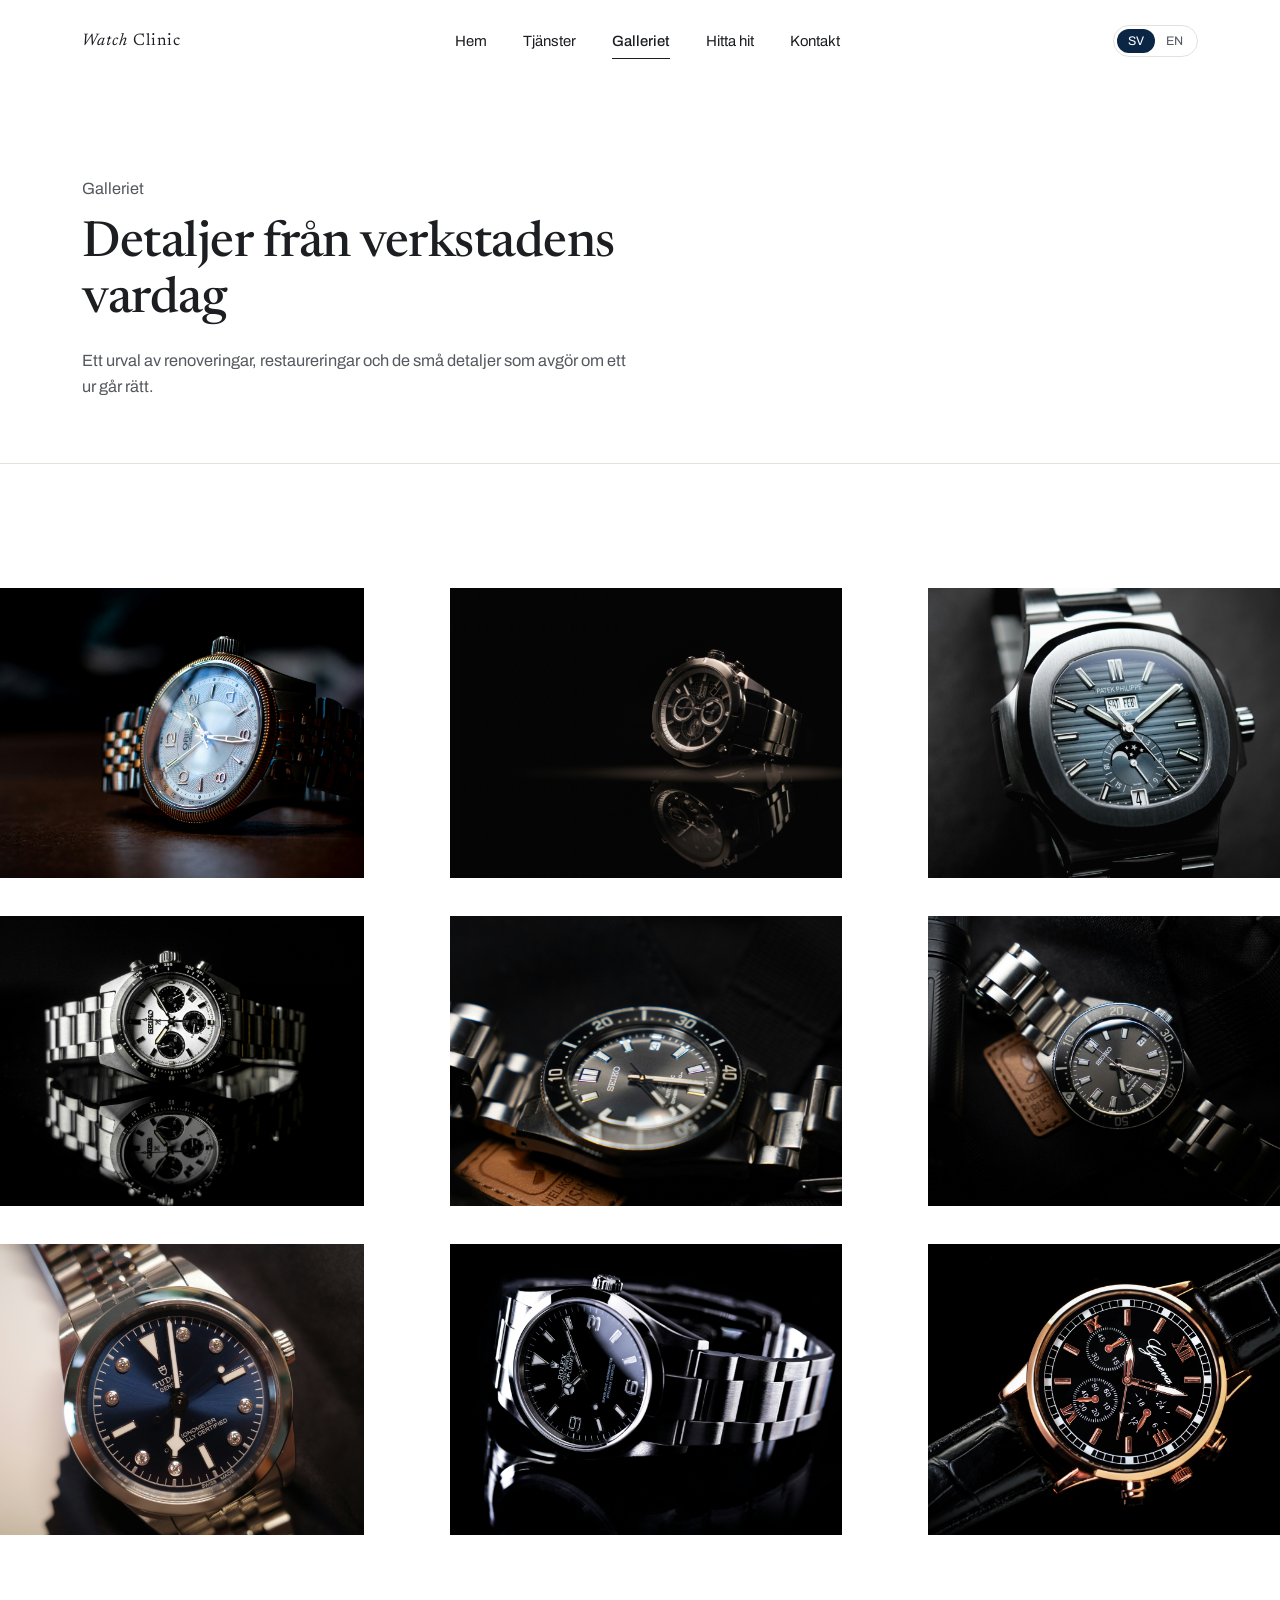
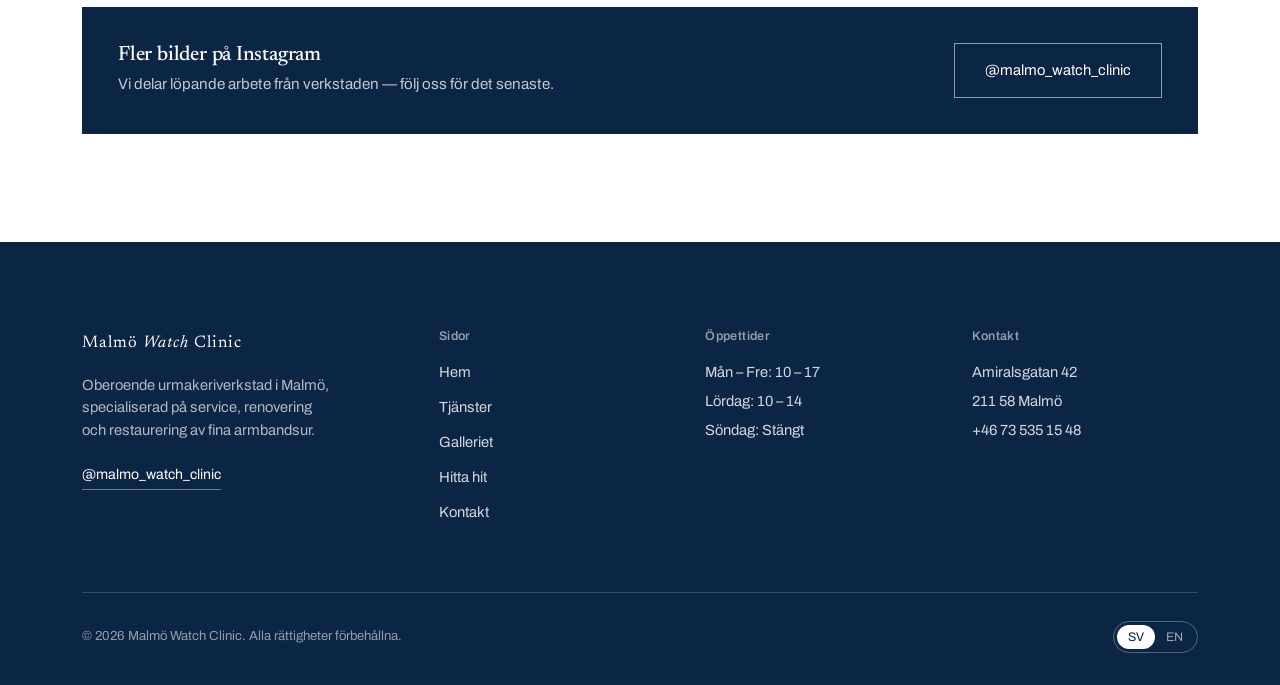
<file: galleriet.html>
<!DOCTYPE html>
<html lang="sv">
<head>
<meta charset="UTF-8">
<meta name="viewport" content="width=device-width, initial-scale=1.0">
<title>Galleriet — Malmö Watch Clinic</title>
<meta name="description" content="Ett urval av renoveringar, restaureringar och detaljer från verkstaden hos Malmö Watch Clinic.">
<link rel="preconnect" href="https://fonts.googleapis.com">
<link rel="stylesheet" href="css/styles.css">
</head>
<body>

<a href="#main" class="visually-hidden">Hoppa till innehåll</a>

<header class="site-header">
  <div class="header-inner">
    <a href="index.html" class="wordmark"> <span>Watch</span> Clinic</a>
    <nav class="main-nav" aria-label="Huvudmeny">
      <a href="index.html" data-sv="Hem" data-en="Home">Hem</a>
      <a href="tjanster.html" data-sv="Tjänster" data-en="Services">Tjänster</a>
      <a href="galleriet.html" aria-current="page" data-sv="Galleriet" data-en="Gallery">Galleriet</a>
      <a href="hitta-hit.html" data-sv="Hitta hit" data-en="Find Us">Hitta hit</a>
      <a href="kontakt.html" data-sv="Kontakt" data-en="Contact">Kontakt</a>
    </nav>
    <div class="header-actions">
      <div class="lang-switch" role="group" aria-label="Språk / Language">
        <button type="button" data-lang-btn="sv">SV</button>
        <button type="button" data-lang-btn="en">EN</button>
      </div>
      <button class="nav-toggle" aria-label="Öppna meny" aria-expanded="false"><span></span></button>
    </div>
  </div>
</header>

<main id="main">

  <section class="page-hero">
    <div class="container">
      <p class="section-kicker" data-sv="Galleriet" data-en="Gallery">Galleriet</p>
      <h1 data-sv="Detaljer från verkstadens vardag" data-en="Details from a working watchmaker's bench">Detaljer från verkstadens vardag</h1>
      <p data-sv="Ett urval av renoveringar, restaureringar och de små detaljer som avgör om ett ur går rätt." data-en="A selection of overhauls, restorations, and the small details that decide whether a watch keeps true time.">Ett urval av renoveringar, restaureringar och de små detaljer som avgör om ett ur går rätt.</p>
    </div>
  </section>

  <section>
    <div class="container">
      <div class="gallery-grid">

        <figure class="gallery-item">
          <img src="assets/images/bild1.jpg" alt="Rolex-klocka" loading="lazy">
          <figcaption class="gallery-caption" data-sv="" data-en=""></figcaption>
        </figure>

        <figure class="gallery-item">
          <img src="assets/images/bild2.jpg" alt="Rolex-klocka i ask" loading="lazy">
          <figcaption class="gallery-caption" data-sv="" data-en=""></figcaption>
        </figure>

        <figure class="gallery-item">
          <img src="assets/images/bild3.jpg" alt="Rolex-klocka" loading="lazy">
          <figcaption class="gallery-caption" data-sv="" data-en=""></figcaption>
        </figure>

        <figure class="gallery-item">
          <img src="assets/images/bild4.jpg" alt="Cartier-klocka" loading="lazy">
          <figcaption class="gallery-caption" data-sv="" data-en=""></figcaption>
        </figure>

        <figure class="gallery-item">
          <img src="assets/images/bild5.jpg" alt="Klockdetalj" loading="lazy">
          <figcaption class="gallery-caption" data-sv="" data-en=""></figcaption>
        </figure>

        <figure class="gallery-item">
          <img src="assets/images/bild6.jpg" alt="Grön urtavla" loading="lazy">
          <figcaption class="gallery-caption" data-sv="" data-en=""></figcaption>
        </figure>

        <figure class="gallery-item">
          <img src="assets/images/bild7.jpg" alt="Rolex-klocka" loading="lazy">
          <figcaption class="gallery-caption" data-sv="" data-en=""></figcaption>
        </figure>

        <figure class="gallery-item">
          <img src="assets/images/bild8.jpg" alt="Rolex-klocka" loading="lazy">
          <figcaption class="gallery-caption" data-sv="" data-en=""></figcaption>
        </figure>

        <figure class="gallery-item">
          <img src="assets/images/bild9.jpg" alt="Rolex-klocka" loading="lazy">
          <figcaption class="gallery-caption" data-sv="" data-en=""></figcaption>
        </figure>

      </div>

      <div class="instagram-cta">
        <div>
          <h3 data-sv="Fler bilder på Instagram" data-en="More photos on Instagram">Fler bilder på Instagram</h3>
          <p data-sv="Vi delar löpande arbete från verkstaden — följ oss för det senaste." data-en="We post work from the workshop as it happens — follow along for the latest.">Vi delar löpande arbete från verkstaden — följ oss för det senaste.</p>
        </div>
        <a href="https://www.instagram.com/malmo_watch_clinic" target="_blank" rel="noopener" class="btn btn-ghost-light" data-sv="@malmo_watch_clinic" data-en="@malmo_watch_clinic">@malmo_watch_clinic</a>
      </div>
    </div>
  </section>

</main>

<footer class="site-footer">
  <div class="container">
    <div class="footer-grid">
      <div class="footer-brand">
        <a href="index.html" class="wordmark">Malmö <span>Watch</span> Clinic</a>
        <p data-sv="Oberoende urmakeriverkstad i Malmö, specialiserad på service, renovering och restaurering av fina armbandsur." data-en="An independent watchmaking workshop in Malmö, specialised in servicing, overhauling and restoring fine timepieces.">Oberoende urmakeriverkstad i Malmö, specialiserad på service, renovering och restaurering av fina armbandsur.</p>
        <a class="footer-social" href="https://www.instagram.com/malmo_watch_clinic" target="_blank" rel="noopener">@malmo_watch_clinic</a>
      </div>
      <div class="footer-col">
        <h4 data-sv="Sidor" data-en="Pages">Sidor</h4>
        <ul>
          <li><a href="index.html" data-sv="Hem" data-en="Home">Hem</a></li>
          <li><a href="tjanster.html" data-sv="Tjänster" data-en="Services">Tjänster</a></li>
          <li><a href="galleriet.html" data-sv="Galleriet" data-en="Gallery">Galleriet</a></li>
          <li><a href="hitta-hit.html" data-sv="Hitta hit" data-en="Find Us">Hitta hit</a></li>
          <li><a href="kontakt.html" data-sv="Kontakt" data-en="Contact">Kontakt</a></li>
        </ul>
      </div>
      <div class="footer-col">
        <h4 data-sv="Öppettider" data-en="Opening hours">Öppettider</h4>
        <p data-sv="Mån – Fre: 10 – 17" data-en="Mon – Fri: 10am – 5pm">Mån – Fre: 10 – 17</p>
        <p data-sv="Lördag: 10 – 14" data-en="Saturday: 10am – 2pm">Lördag: 10 – 14</p>
        <p data-sv="Söndag: Stängt" data-en="Sunday: Closed">Söndag: Stängt</p>
      </div>
      <div class="footer-col">
        <h4 data-sv="Kontakt" data-en="Contact">Kontakt</h4>
        <p>Amiralsgatan 42</p>
        <p>211 58 Malmö</p>
        <p><a href="tel:+46735351548">+46 73 535 15 48</a></p>
      </div>
    </div>
    <div class="footer-bottom">
      <p>&copy; <span data-year></span> Malmö Watch Clinic. <span data-sv="Alla rättigheter förbehållna." data-en="All rights reserved.">Alla rättigheter förbehållna.</span></p>
      <div class="lang-switch" role="group" aria-label="Språk / Language">
        <button type="button" data-lang-btn="sv">SV</button>
        <button type="button" data-lang-btn="en">EN</button>
      </div>
    </div>
  </div>
</footer>

<script src="js/main.js"></script>
</body>
</html>
</file>
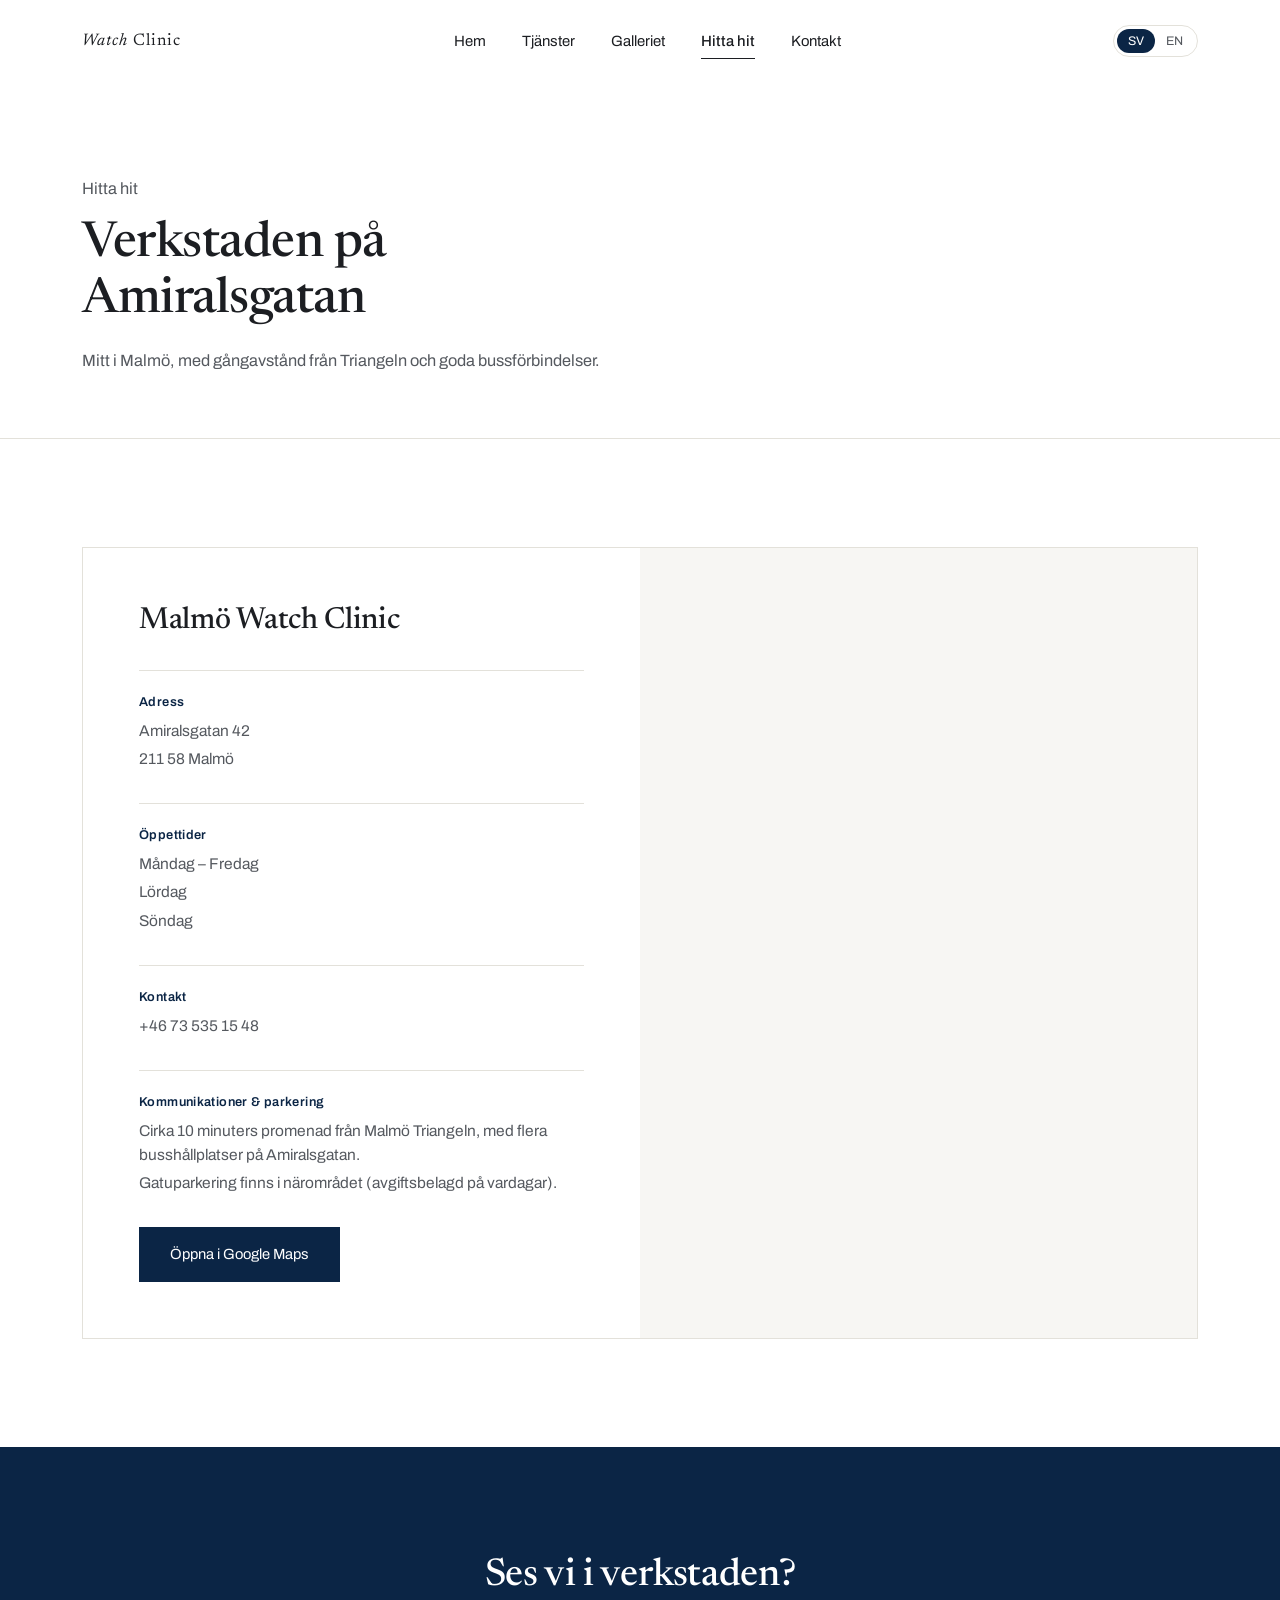
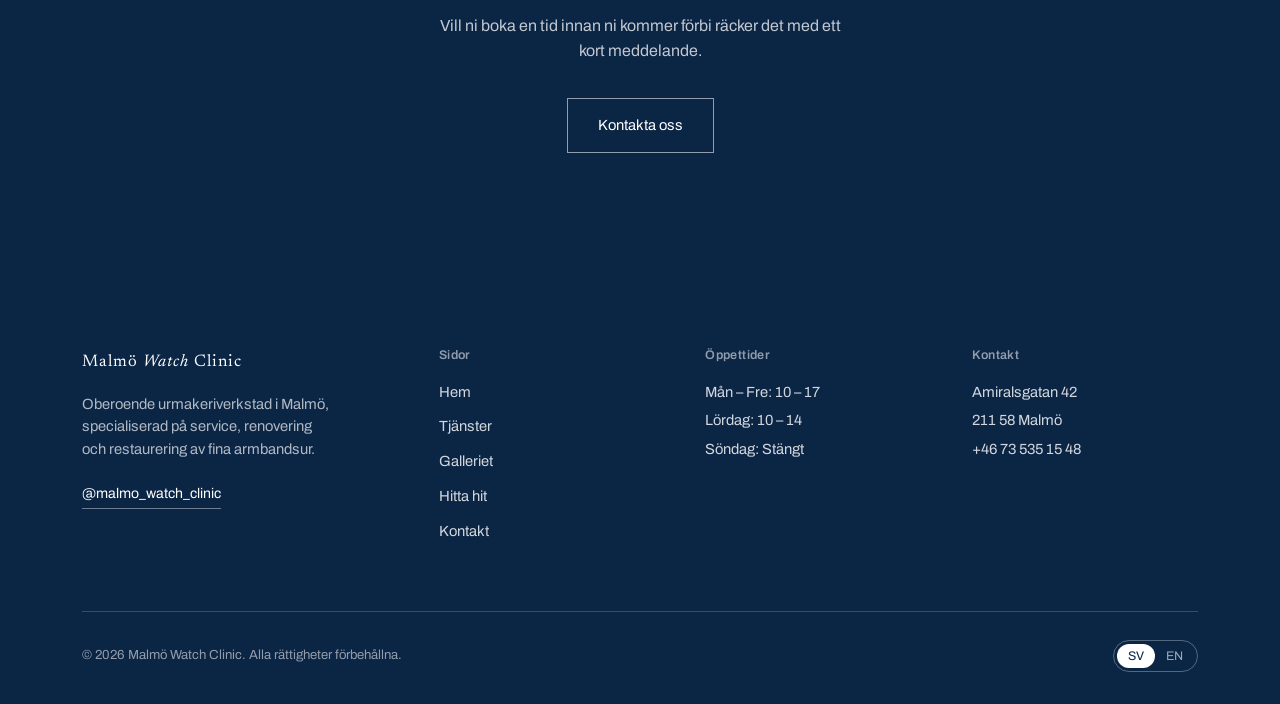
<file: hitta-hit.html>
<!DOCTYPE html>
<html lang="sv">
<head>
<meta charset="UTF-8">
<meta name="viewport" content="width=device-width, initial-scale=1.0">
<title>Hitta hit — Malmö Watch Clinic</title>
<meta name="description" content="Adress, öppettider och vägbeskrivning till Malmö Watch Clinic på Amiralsgatan 42 i Malmö.">
<link rel="preconnect" href="https://fonts.googleapis.com">
<link rel="stylesheet" href="css/styles.css">
</head>
<body>

<a href="#main" class="visually-hidden">Hoppa till innehåll</a>

<header class="site-header">
  <div class="header-inner">
    <a href="index.html" class="wordmark"> <span>Watch</span> Clinic</a>
    <nav class="main-nav" aria-label="Huvudmeny">
      <a href="index.html" data-sv="Hem" data-en="Home">Hem</a>
      <a href="tjanster.html" data-sv="Tjänster" data-en="Services">Tjänster</a>
      <a href="galleriet.html" data-sv="Galleriet" data-en="Gallery">Galleriet</a>
      <a href="hitta-hit.html" aria-current="page" data-sv="Hitta hit" data-en="Find Us">Hitta hit</a>
      <a href="kontakt.html" data-sv="Kontakt" data-en="Contact">Kontakt</a>
    </nav>
    <div class="header-actions">
      <div class="lang-switch" role="group" aria-label="Språk / Language">
        <button type="button" data-lang-btn="sv">SV</button>
        <button type="button" data-lang-btn="en">EN</button>
      </div>
      <button class="nav-toggle" aria-label="Öppna meny" aria-expanded="false"><span></span></button>
    </div>
  </div>
</header>

<main id="main">

  <section class="page-hero">
    <div class="container">
      <p class="section-kicker" data-sv="Hitta hit" data-en="Find us">Hitta hit</p>
      <h1 data-sv="Verkstaden på Amiralsgatan" data-en="The workshop on Amiralsgatan">Verkstaden på Amiralsgatan</h1>
      <p data-sv="Mitt i Malmö, med gångavstånd från Triangeln och goda bussförbindelser." data-en="In the heart of Malmö, within walking distance of Triangeln and well served by bus.">Mitt i Malmö, med gångavstånd från Triangeln och goda bussförbindelser.</p>
    </div>
  </section>

  <section>
    <div class="container">
      <div class="find-grid">
        <div class="find-info">
          <h2 data-sv="Malmö Watch Clinic" data-en="Malmö Watch Clinic">Malmö Watch Clinic</h2>

          <div class="find-block">
            <h4 data-sv="Adress" data-en="Address">Adress</h4>
            <p>Amiralsgatan 42</p>
            <p>211 58 Malmö</p>
          </div>

          <div class="find-block">
            <h4 data-sv="Öppettider" data-en="Opening hours">Öppettider</h4>
            <p data-sv="Måndag – Fredag" data-en="Monday – Friday">Måndag – Fredag <span style="float:right;">10:00 – 17:00</span></p>
            <p data-sv="Lördag" data-en="Saturday">Lördag <span style="float:right;">10:00 – 14:00</span></p>
            <p data-sv="Söndag" data-en="Sunday">Söndag <span style="float:right;" data-sv="Stängt" data-en="Closed">Stängt</span></p>
          </div>

          <div class="find-block">
            <h4 data-sv="Kontakt" data-en="Contact">Kontakt</h4>
            <p><a href="tel:+46735351548">+46 73 535 15 48</a></p>
          </div>

          <div class="find-block">
            <h4 data-sv="Kommunikationer & parkering" data-en="Getting here & parking">Kommunikationer &amp; parkering</h4>
            <p data-sv="Cirka 10 minuters promenad från Malmö Triangeln, med flera busshållplatser på Amiralsgatan." data-en="About a 10-minute walk from Malmö Triangeln, with several bus stops along Amiralsgatan.">Cirka 10 minuters promenad från Malmö Triangeln, med flera busshållplatser på Amiralsgatan.</p>
            <p data-sv="Gatuparkering finns i närområdet (avgiftsbelagd på vardagar)." data-en="Street parking is available in the surrounding area (metered on weekdays).">Gatuparkering finns i närområdet (avgiftsbelagd på vardagar).</p>
          </div>

          <div style="margin-top:32px;">
            <a href="https://maps.app.goo.gl/PGpjNd1sbFVectAE7" target="_blank" rel="noopener" class="btn btn-primary" data-sv="Öppna i Google Maps" data-en="Open in Google Maps">Öppna i Google Maps</a>
          </div>
        </div>

        <div class="map-embed">
          <iframe
            src="https://www.google.com/maps?q=Watch+Clinic,+Amiralsgatan+42,+Malm%C3%B6&z=16&output=embed"
            title="Karta: Malmö Watch Clinic, Amiralsgatan 42, Malmö"
            loading="lazy"
            referrerpolicy="no-referrer-when-downgrade">
          </iframe>
        </div>
      </div>
    </div>
  </section>

  <section class="cta-band">
    <div class="container">
      <h2 data-sv="Ses vi i verkstaden?" data-en="See you at the workshop?">Ses vi i verkstaden?</h2>
      <p data-sv="Vill ni boka en tid innan ni kommer förbi räcker det med ett kort meddelande." data-en="If you'd like to book a time before stopping by, a short message is all it takes.">Vill ni boka en tid innan ni kommer förbi räcker det med ett kort meddelande.</p>
      <div class="hero-ctas">
        <a href="kontakt.html" class="btn btn-ghost-light" data-sv="Kontakta oss" data-en="Get in touch">Kontakta oss</a>
      </div>
    </div>
  </section>

</main>

<footer class="site-footer">
  <div class="container">
    <div class="footer-grid">
      <div class="footer-brand">
        <a href="index.html" class="wordmark">Malmö <span>Watch</span> Clinic</a>
        <p data-sv="Oberoende urmakeriverkstad i Malmö, specialiserad på service, renovering och restaurering av fina armbandsur." data-en="An independent watchmaking workshop in Malmö, specialised in servicing, overhauling and restoring fine timepieces.">Oberoende urmakeriverkstad i Malmö, specialiserad på service, renovering och restaurering av fina armbandsur.</p>
        <a class="footer-social" href="https://www.instagram.com/malmo_watch_clinic" target="_blank" rel="noopener">@malmo_watch_clinic</a>
      </div>
      <div class="footer-col">
        <h4 data-sv="Sidor" data-en="Pages">Sidor</h4>
        <ul>
          <li><a href="index.html" data-sv="Hem" data-en="Home">Hem</a></li>
          <li><a href="tjanster.html" data-sv="Tjänster" data-en="Services">Tjänster</a></li>
          <li><a href="galleriet.html" data-sv="Galleriet" data-en="Gallery">Galleriet</a></li>
          <li><a href="hitta-hit.html" data-sv="Hitta hit" data-en="Find Us">Hitta hit</a></li>
          <li><a href="kontakt.html" data-sv="Kontakt" data-en="Contact">Kontakt</a></li>
        </ul>
      </div>
      <div class="footer-col">
        <h4 data-sv="Öppettider" data-en="Opening hours">Öppettider</h4>
        <p data-sv="Mån – Fre: 10 – 17" data-en="Mon – Fri: 10am – 5pm">Mån – Fre: 10 – 17</p>
        <p data-sv="Lördag: 10 – 14" data-en="Saturday: 10am – 2pm">Lördag: 10 – 14</p>
        <p data-sv="Söndag: Stängt" data-en="Sunday: Closed">Söndag: Stängt</p>
      </div>
      <div class="footer-col">
        <h4 data-sv="Kontakt" data-en="Contact">Kontakt</h4>
        <p>Amiralsgatan 42</p>
        <p>211 58 Malmö</p>
        <p><a href="tel:+46735351548">+46 73 535 15 48</a></p>
      </div>
    </div>
    <div class="footer-bottom">
      <p>&copy; <span data-year></span> Malmö Watch Clinic. <span data-sv="Alla rättigheter förbehållna." data-en="All rights reserved.">Alla rättigheter förbehållna.</span></p>
      <div class="lang-switch" role="group" aria-label="Språk / Language">
        <button type="button" data-lang-btn="sv">SV</button>
        <button type="button" data-lang-btn="en">EN</button>
      </div>
    </div>
  </div>
</footer>

<script src="js/main.js"></script>
</body>
</html>
</file>
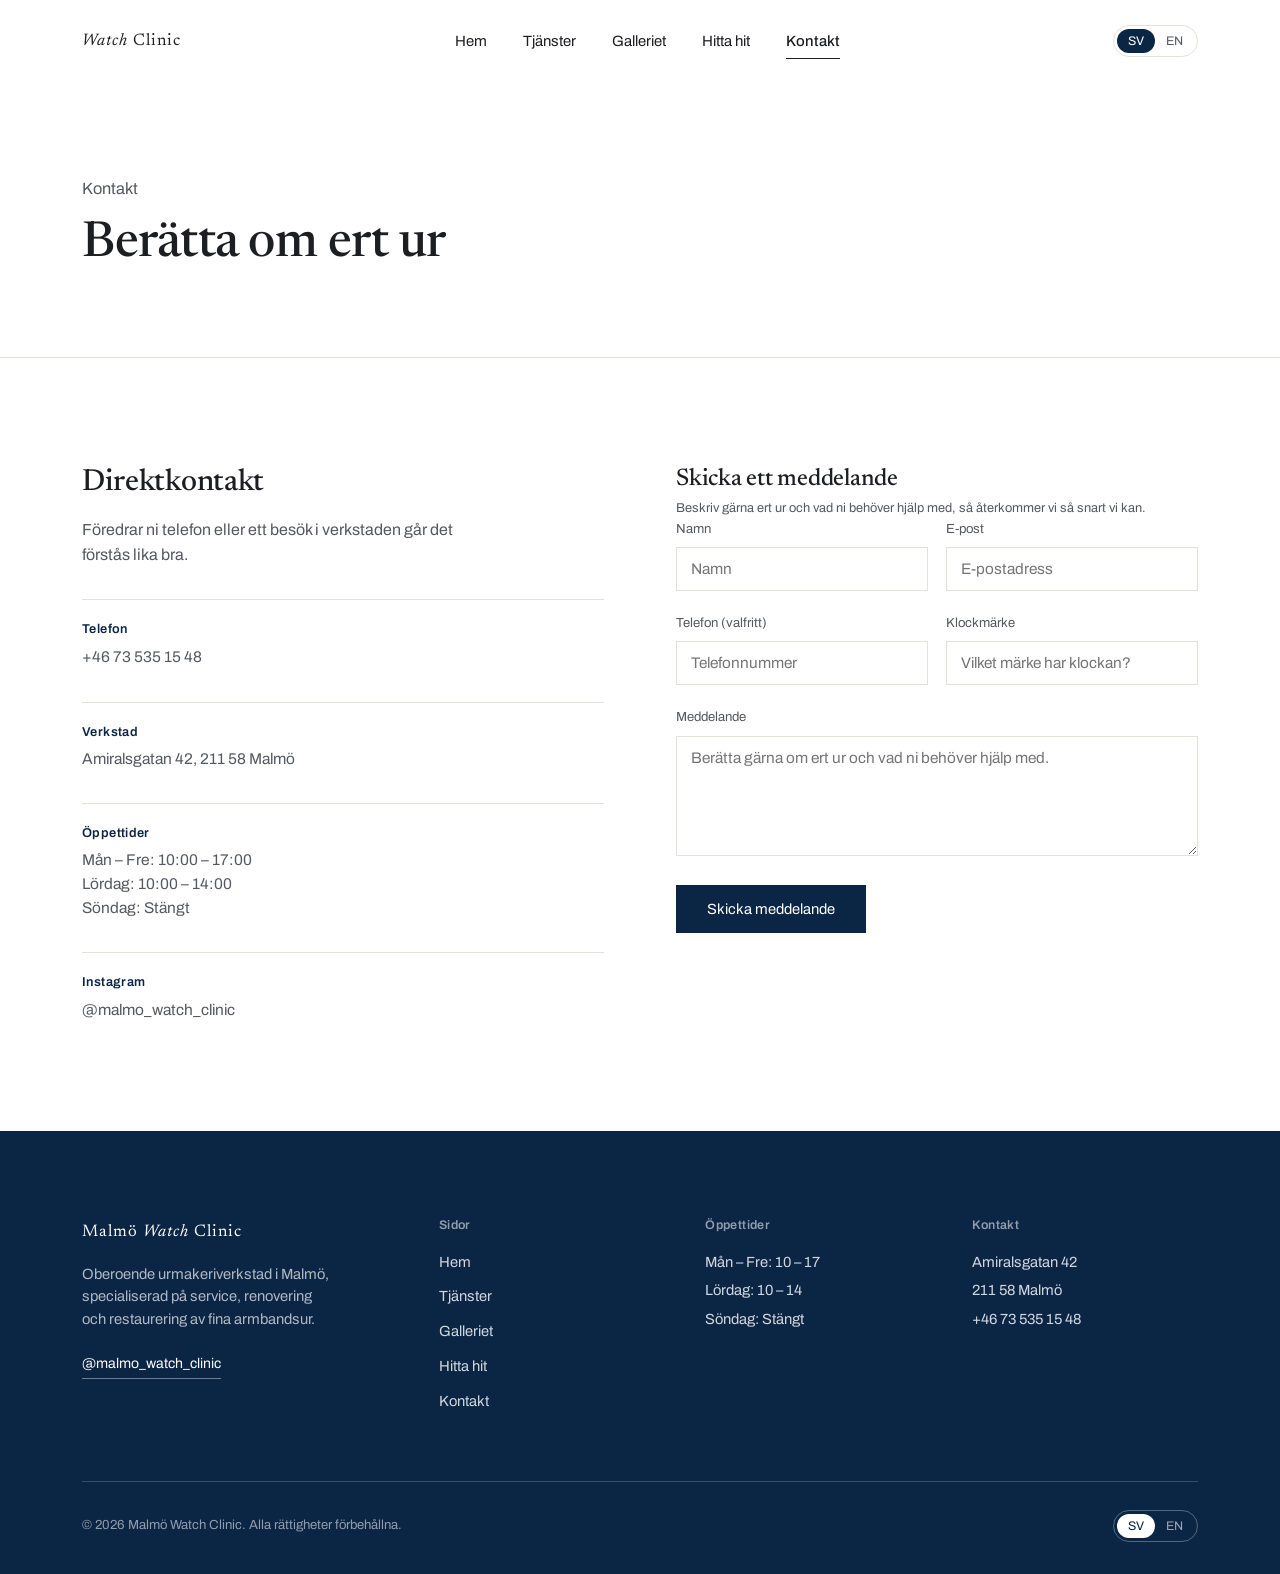
<file: kontakt.html>
<!DOCTYPE html>
<html lang="sv">
<head>
<meta charset="UTF-8">
<meta name="viewport" content="width=device-width, initial-scale=1.0">
<title>Kontakt — Malmö Watch Clinic</title>
<meta name="description" content="Kontakta Watch Clinic för service, reparation eller en offert på ert armbandsur.">
<link rel="preconnect" href="https://fonts.googleapis.com">
<link rel="stylesheet" href="css/styles.css">
</head>
<body>

<a href="#main" class="visually-hidden">Hoppa till innehåll</a>

<header class="site-header">
  <div class="header-inner">
    <a href="index.html" class="wordmark"> <span>Watch</span> Clinic</a>
    <nav class="main-nav" aria-label="Huvudmeny">
      <a href="index.html" data-sv="Hem" data-en="Home">Hem</a>
      <a href="tjanster.html" data-sv="Tjänster" data-en="Services">Tjänster</a>
      <a href="galleriet.html" data-sv="Galleriet" data-en="Gallery">Galleriet</a>
      <a href="hitta-hit.html" data-sv="Hitta hit" data-en="Find Us">Hitta hit</a>
      <a href="kontakt.html" aria-current="page" data-sv="Kontakt" data-en="Contact">Kontakt</a>
    </nav>
    <div class="header-actions">
      <div class="lang-switch" role="group" aria-label="Språk / Language">
        <button type="button" data-lang-btn="sv">SV</button>
        <button type="button" data-lang-btn="en">EN</button>
      </div>
      <button class="nav-toggle" aria-label="Öppna meny" aria-expanded="false"><span></span></button>
    </div>
  </div>
</header>

<main id="main">

  <section class="page-hero">
    <div class="container">
      <p class="section-kicker" data-sv="Kontakt" data-en="Contact">Kontakt</p>
      <h1 data-sv="Berätta om ert ur" data-en="Tell us about your watch">Berätta om ert ur</h1>
      <p data-sv="" data-en=""></p>
    </div>
  </section>

  <section>
    <div class="container contact-grid">

      <div class="contact-details">
        <h2 data-sv="Direktkontakt" data-en="Direct contact">Direktkontakt</h2>
        <p data-sv="Föredrar ni telefon eller ett besök i verkstaden går det förstås lika bra." data-en="If you'd rather call or drop by the workshop, that works just as well.">Föredrar ni telefon eller ett besök i verkstaden går det förstås lika bra.</p>

        <div class="contact-line">
          <h4 data-sv="Telefon" data-en="Phone">Telefon</h4>
          <a href="tel:+46735351548">+46 73 535 15 48</a>
        </div>

        <div class="contact-line">
          <h4 data-sv="Verkstad" data-en="Workshop">Verkstad</h4>
          <p>Amiralsgatan 42, 211 58 Malmö</p>
        </div>

        <div class="contact-line">
          <h4 data-sv="Öppettider" data-en="Opening hours">Öppettider</h4>
          <p data-sv="Mån – Fre: 10:00 – 17:00" data-en="Mon – Fri: 10am – 5pm">Mån – Fre: 10:00 – 17:00</p>
          <p data-sv="Lördag: 10:00 – 14:00" data-en="Saturday: 10am – 2pm">Lördag: 10:00 – 14:00</p>
          <p data-sv="Söndag: Stängt" data-en="Sunday: Closed">Söndag: Stängt</p>
        </div>

        <div class="contact-line">
          <h4 data-sv="Instagram" data-en="Instagram">Instagram</h4>
          <a href="https://www.instagram.com/malmo_watch_clinic" target="_blank" rel="noopener">@malmo_watch_clinic</a>
        </div>
      </div>

      <div class="contact-form-wrap">
        <h2 data-sv="Skicka ett meddelande" data-en="Send a message">Skicka ett meddelande</h2>
        <p class="form-note" data-sv="Beskriv gärna ert ur och vad ni behöver hjälp med, så återkommer vi så snart vi kan." data-en="Tell us about your watch and how we can help, and we will get back to you as soon as we can.">Beskriv gärna ert ur och vad ni behöver hjälp med, så återkommer vi så snart vi kan.</p>

        <form id="contact-form" action="https://formspree.io/f/xzebnjbe" method="POST" enctype="multipart/form-data">
          <div class="field-row">
            <div class="field">
              <label for="name" data-sv="Namn" data-en="Name">Namn</label>
              <input type="text" id="name" name="name" autocomplete="name" required data-sv-placeholder="Namn" data-en-placeholder="Your name" placeholder="Ert namn">
            </div>
            <div class="field">
              <label for="email" data-sv="E-post" data-en="Email">E-post</label>
              <input type="email" id="email" name="email" autocomplete="email" required data-sv-placeholder="E-postadress" data-en-placeholder="Your email address" placeholder="Er e-postadress">
            </div>
          </div>

          <div class="field-row">
            <div class="field">
              <label for="phone" data-sv="Telefon (valfritt)" data-en="Phone (optional)">Telefon (valfritt)</label>
              <input type="tel" id="phone" name="phone" autocomplete="tel" data-sv-placeholder="Telefonnummer" data-en-placeholder="Your phone number" placeholder="Ert telefonnummer">
            </div>
            <div class="field">
              <label for="watch-brand" data-sv="Klockmärke" data-en="Watch brand">Klockmärke</label>
              <input type="text" id="watch-brand" name="Klockmärke" required data-sv-placeholder="Vilket märke har klockan?" data-en-placeholder="What brand is the watch?" placeholder="Vilket märke har klockan?">
            </div>
          </div>

          <div class="field">
            <label for="message" data-sv="Meddelande" data-en="Message">Meddelande</label>
            <textarea id="message" name="message" required data-sv-placeholder="Berätta gärna om ert ur och vad ni behöver hjälp med." data-en-placeholder="Tell us about your watch and how we can help." placeholder="Berätta gärna om ert ur och vad ni behöver hjälp med."></textarea>
          </div>


          <button class="btn btn-primary" type="submit" data-sv="Skicka meddelande" data-en="Send message">Skicka meddelande</button>
          <p class="form-status" role="status" aria-live="polite"></p>
        </form>
      </div>

    </div>
  </section>

</main>

<footer class="site-footer">
  <div class="container">
    <div class="footer-grid">
      <div class="footer-brand">
        <a href="index.html" class="wordmark">Malmö <span>Watch</span> Clinic</a>
        <p data-sv="Oberoende urmakeriverkstad i Malmö, specialiserad på service, renovering och restaurering av fina armbandsur." data-en="An independent watchmaking workshop in Malmö, specialised in servicing, overhauling and restoring fine timepieces.">Oberoende urmakeriverkstad i Malmö, specialiserad på service, renovering och restaurering av fina armbandsur.</p>
        <a class="footer-social" href="https://www.instagram.com/malmo_watch_clinic" target="_blank" rel="noopener">@malmo_watch_clinic</a>
      </div>
      <div class="footer-col">
        <h4 data-sv="Sidor" data-en="Pages">Sidor</h4>
        <ul>
          <li><a href="index.html" data-sv="Hem" data-en="Home">Hem</a></li>
          <li><a href="tjanster.html" data-sv="Tjänster" data-en="Services">Tjänster</a></li>
          <li><a href="galleriet.html" data-sv="Galleriet" data-en="Gallery">Galleriet</a></li>
          <li><a href="hitta-hit.html" data-sv="Hitta hit" data-en="Find Us">Hitta hit</a></li>
          <li><a href="kontakt.html" data-sv="Kontakt" data-en="Contact">Kontakt</a></li>
        </ul>
      </div>
      <div class="footer-col">
        <h4 data-sv="Öppettider" data-en="Opening hours">Öppettider</h4>
        <p data-sv="Mån – Fre: 10 – 17" data-en="Mon – Fri: 10am – 5pm">Mån – Fre: 10 – 17</p>
        <p data-sv="Lördag: 10 – 14" data-en="Saturday: 10am – 2pm">Lördag: 10 – 14</p>
        <p data-sv="Söndag: Stängt" data-en="Sunday: Closed">Söndag: Stängt</p>
      </div>
      <div class="footer-col">
        <h4 data-sv="Kontakt" data-en="Contact">Kontakt</h4>
        <p>Amiralsgatan 42</p>
        <p>211 58 Malmö</p>
        <p><a href="tel:+46735351548">+46 73 535 15 48</a></p>
      </div>
    </div>
    <div class="footer-bottom">
      <p>&copy; <span data-year></span> Malmö Watch Clinic. <span data-sv="Alla rättigheter förbehållna." data-en="All rights reserved.">Alla rättigheter förbehållna.</span></p>
      <div class="lang-switch" role="group" aria-label="Språk / Language">
        <button type="button" data-lang-btn="sv">SV</button>
        <button type="button" data-lang-btn="en">EN</button>
      </div>
    </div>
  </div>
</footer>

<script src="js/main.js"></script>
</body>
</html>
</file>
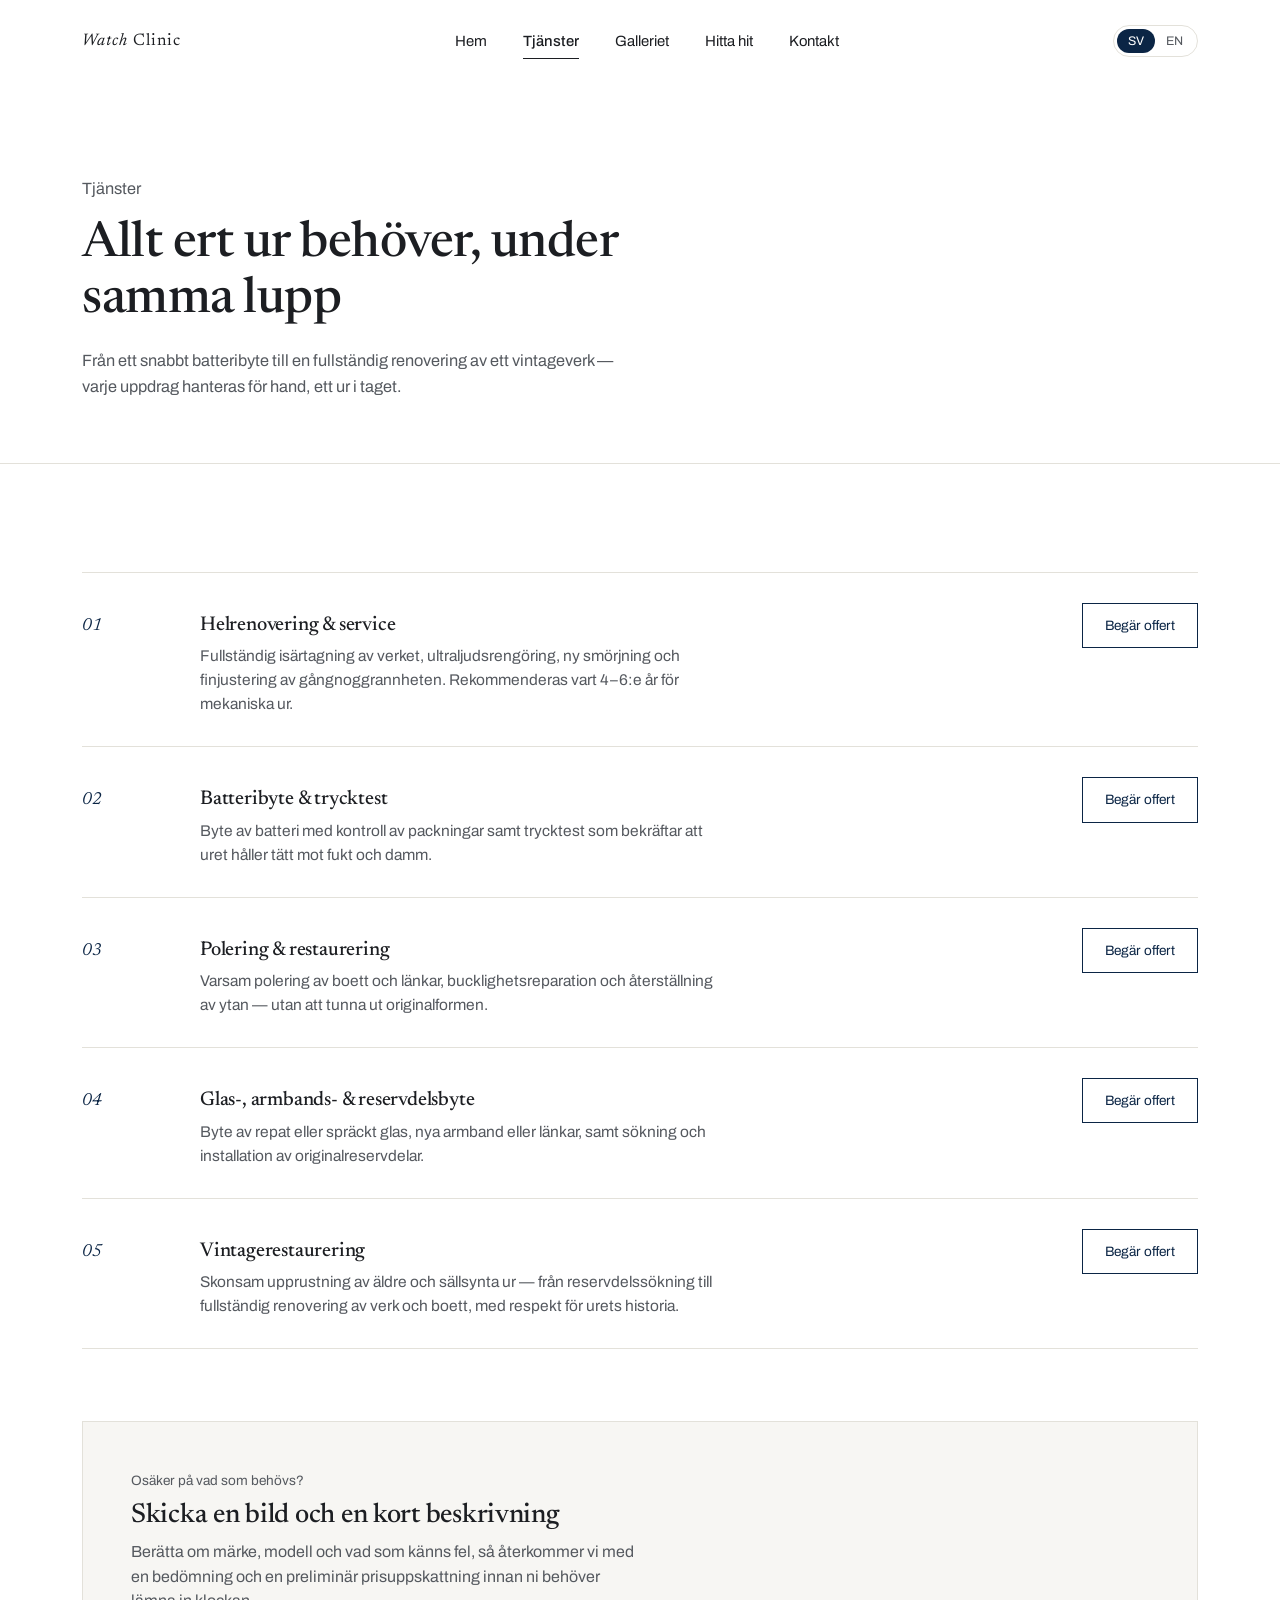
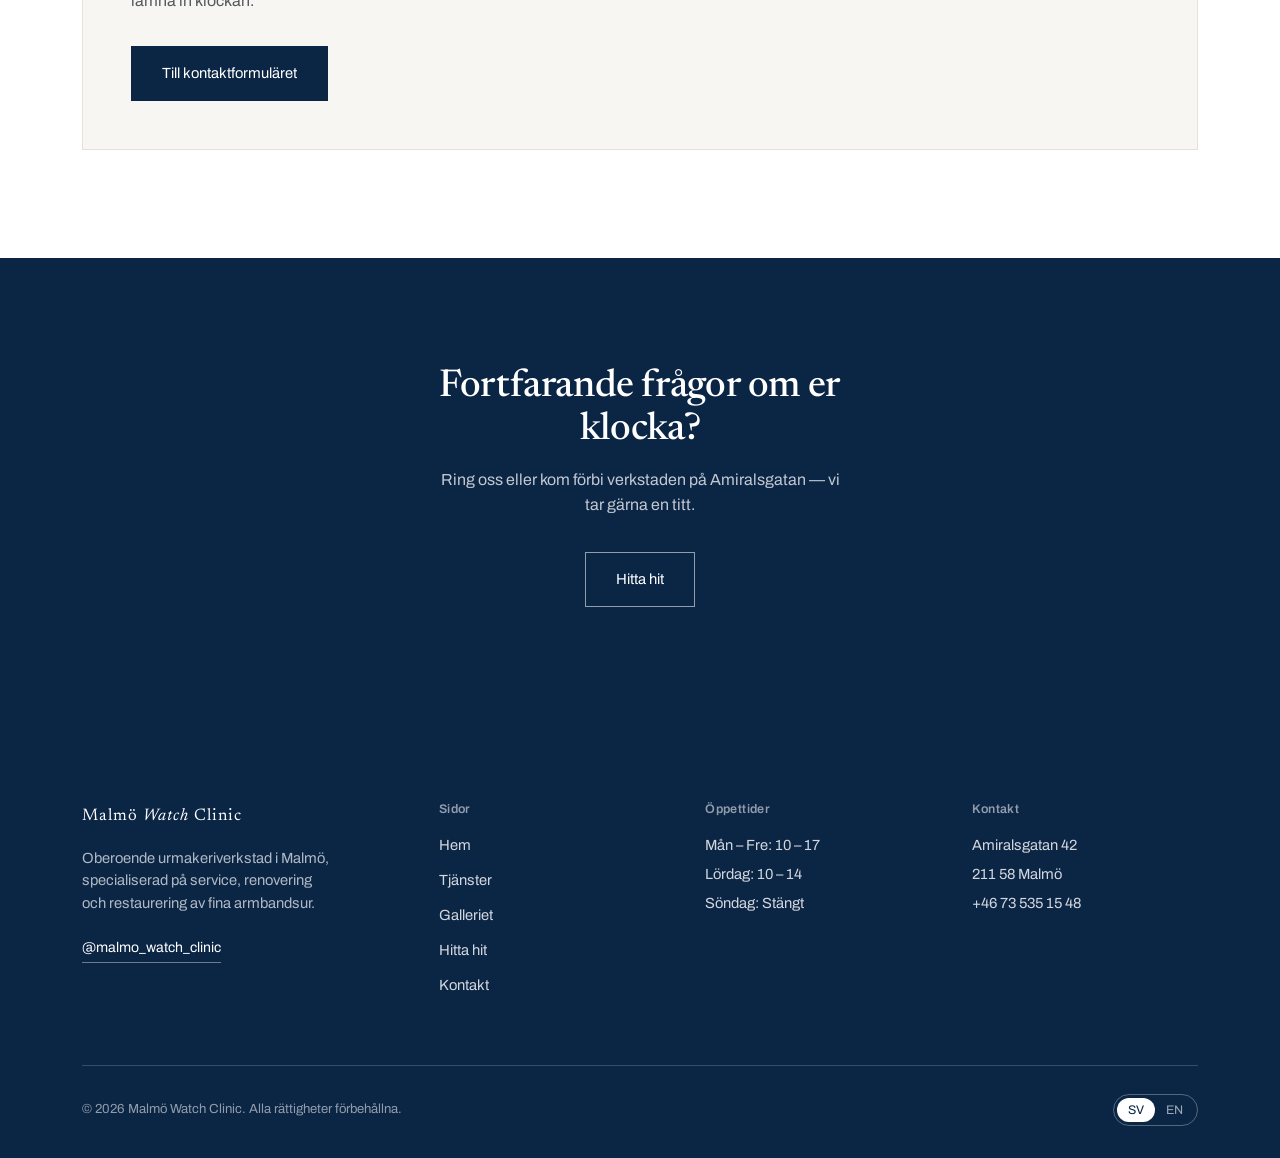
<file: tjanster.html>
<!DOCTYPE html>
<html lang="sv">
<head>
<meta charset="UTF-8">
<meta name="viewport" content="width=device-width, initial-scale=1.0">
<title>Tjänster — Malmö Watch Clinic</title>
<meta name="description" content="Helrenovering, batteribyte, polering, glasbyte och vintagerestaurering — se alla tjänster hos Malmö Watch Clinic.">
<link rel="preconnect" href="https://fonts.googleapis.com">
<link rel="stylesheet" href="css/styles.css">
</head>
<body>

<a href="#main" class="visually-hidden">Hoppa till innehåll</a>

<header class="site-header">
  <div class="header-inner">
    <a href="index.html" class="wordmark"> <span>Watch</span> Clinic</a>
    <nav class="main-nav" aria-label="Huvudmeny">
      <a href="index.html" data-sv="Hem" data-en="Home">Hem</a>
      <a href="tjanster.html" aria-current="page" data-sv="Tjänster" data-en="Services">Tjänster</a>
      <a href="galleriet.html" data-sv="Galleriet" data-en="Gallery">Galleriet</a>
      <a href="hitta-hit.html" data-sv="Hitta hit" data-en="Find Us">Hitta hit</a>
      <a href="kontakt.html" data-sv="Kontakt" data-en="Contact">Kontakt</a>
    </nav>
    <div class="header-actions">
      <div class="lang-switch" role="group" aria-label="Språk / Language">
        <button type="button" data-lang-btn="sv">SV</button>
        <button type="button" data-lang-btn="en">EN</button>
      </div>
      <button class="nav-toggle" aria-label="Öppna meny" aria-expanded="false"><span></span></button>
    </div>
  </div>
</header>

<main id="main">

  <section class="page-hero">
    <div class="container">
      <p class="section-kicker" data-sv="Tjänster" data-en="Services">Tjänster</p>
      <h1 data-sv="Allt ert ur behöver, under samma lupp" data-en="Everything your watch needs, under one loupe">Allt ert ur behöver, under samma lupp</h1>
      <p data-sv="Från ett snabbt batteribyte till en fullständig renovering av ett vintageverk — varje uppdrag hanteras för hand, ett ur i taget." data-en="From a quick battery swap to a full movement overhaul — every job is handled by hand, one watch at a time.">Från ett snabbt batteribyte till en fullständig renovering av ett vintageverk — varje uppdrag hanteras för hand, ett ur i taget.</p>
    </div>
  </section>

  <section>
    <div class="container">
      <div class="service-list">

        <div class="service-row">
          <span class="service-index">01</span>
          <div>
            <h3 data-sv="Helrenovering & service" data-en="Full overhauls & servicing">Helrenovering &amp; service</h3>
            <p data-sv="Fullständig isärtagning av verket, ultraljudsrengöring, ny smörjning och finjustering av gångnoggrannheten. Rekommenderas vart 4–6:e år för mekaniska ur." data-en="Complete movement disassembly, ultrasonic cleaning, fresh lubrication and fine regulation of timekeeping. Recommended every 4–6 years for mechanical watches.">Fullständig isärtagning av verket, ultraljudsrengöring, ny smörjning och finjustering av gångnoggrannheten. Rekommenderas vart 4–6:e år för mekaniska ur.</p>
          </div>
          <a href="kontakt.html?tjanst=helrenovering" class="btn btn-outline btn-sm service-cta" data-sv="Begär offert" data-en="Request a quote">Begär offert</a>
        </div>

        <div class="service-row">
          <span class="service-index">02</span>
          <div>
            <h3 data-sv="Batteribyte & trycktest" data-en="Battery & water resistance testing">Batteribyte &amp; trycktest</h3>
            <p data-sv="Byte av batteri med kontroll av packningar samt trycktest som bekräftar att uret håller tätt mot fukt och damm." data-en="Battery replacement with a gasket check, plus a pressure test to confirm the case stays sealed against moisture and dust.">Byte av batteri med kontroll av packningar samt trycktest som bekräftar att uret håller tätt mot fukt och damm.</p>
          </div>
          <a href="kontakt.html?tjanst=batteribyte" class="btn btn-outline btn-sm service-cta" data-sv="Begär offert" data-en="Request a quote">Begär offert</a>
        </div>

        <div class="service-row">
          <span class="service-index">03</span>
          <div>
            <h3 data-sv="Polering & restaurering" data-en="Polishing & case restoration">Polering &amp; restaurering</h3>
            <p data-sv="Varsam polering av boett och länkar, bucklighetsreparation och återställning av ytan — utan att tunna ut originalformen." data-en="Careful polishing of case and links, dent repair and surface restoration — without thinning the original form.">Varsam polering av boett och länkar, bucklighetsreparation och återställning av ytan — utan att tunna ut originalformen.</p>
          </div>
          <a href="kontakt.html?tjanst=polering" class="btn btn-outline btn-sm service-cta" data-sv="Begär offert" data-en="Request a quote">Begär offert</a>
        </div>

        <div class="service-row">
          <span class="service-index">04</span>
          <div>
            <h3 data-sv="Glas-, armbands- & reservdelsbyte" data-en="Glass, strap & parts replacement">Glas-, armbands- &amp; reservdelsbyte</h3>
            <p data-sv="Byte av repat eller spräckt glas, nya armband eller länkar, samt sökning och installation av originalreservdelar." data-en="Replacement of scratched or cracked crystals, new straps or bracelet links, and sourcing and fitting of original parts.">Byte av repat eller spräckt glas, nya armband eller länkar, samt sökning och installation av originalreservdelar.</p>
          </div>
          <a href="kontakt.html?tjanst=reservdelar" class="btn btn-outline btn-sm service-cta" data-sv="Begär offert" data-en="Request a quote">Begär offert</a>
        </div>

        <div class="service-row">
          <span class="service-index">05</span>
          <div>
            <h3 data-sv="Vintagerestaurering" data-en="Vintage watch restoration">Vintagerestaurering</h3>
            <p data-sv="Skonsam upprustning av äldre och sällsynta ur — från reservdelssökning till fullständig renovering av verk och boett, med respekt för urets historia." data-en="Gentle restoration of older and rarer watches — from parts sourcing to a full movement and case overhaul, done with respect for the watch's history.">Skonsam upprustning av äldre och sällsynta ur — från reservdelssökning till fullständig renovering av verk och boett, med respekt för urets historia.</p>
          </div>
          <a href="kontakt.html?tjanst=vintage" class="btn btn-outline btn-sm service-cta" data-sv="Begär offert" data-en="Request a quote">Begär offert</a>
        </div>

      </div>

      <div class="quote-panel">
        <p class="section-kicker" data-sv="Osäker på vad som behövs?" data-en="Not sure what's needed?">Osäker på vad som behövs?</p>
        <h2 data-sv="Skicka en bild och en kort beskrivning" data-en="Send a photo and a short description">Skicka en bild och en kort beskrivning</h2>
        <p data-sv="Berätta om märke, modell och vad som känns fel, så återkommer vi med en bedömning och en preliminär prisuppskattning innan ni behöver lämna in klockan." data-en="Tell us the brand, model and what feels off, and we'll come back with an assessment and a rough price estimate before you need to bring the watch in.">Berätta om märke, modell och vad som känns fel, så återkommer vi med en bedömning och en preliminär prisuppskattning innan ni behöver lämna in klockan.</p>
        <a href="kontakt.html" class="btn btn-primary" data-sv="Till kontaktformuläret" data-en="Go to the contact form">Till kontaktformuläret</a>
      </div>
    </div>
  </section>

  <section class="cta-band">
    <div class="container">
      <h2 data-sv="Fortfarande frågor om er klocka?" data-en="Still have questions about your watch?">Fortfarande frågor om er klocka?</h2>
      <p data-sv="Ring oss eller kom förbi verkstaden på Amiralsgatan — vi tar gärna en titt." data-en="Call us or stop by the workshop on Amiralsgatan — we're happy to take a look.">Ring oss eller kom förbi verkstaden på Amiralsgatan — vi tar gärna en titt.</p>
      <div class="hero-ctas">
        <a href="hitta-hit.html" class="btn btn-ghost-light" data-sv="Hitta hit" data-en="Find us">Hitta hit</a>
      </div>
    </div>
  </section>

</main>

<footer class="site-footer">
  <div class="container">
    <div class="footer-grid">
      <div class="footer-brand">
        <a href="index.html" class="wordmark">Malmö <span>Watch</span> Clinic</a>
        <p data-sv="Oberoende urmakeriverkstad i Malmö, specialiserad på service, renovering och restaurering av fina armbandsur." data-en="An independent watchmaking workshop in Malmö, specialised in servicing, overhauling and restoring fine timepieces.">Oberoende urmakeriverkstad i Malmö, specialiserad på service, renovering och restaurering av fina armbandsur.</p>
        <a class="footer-social" href="https://www.instagram.com/malmo_watch_clinic" target="_blank" rel="noopener">@malmo_watch_clinic</a>
      </div>
      <div class="footer-col">
        <h4 data-sv="Sidor" data-en="Pages">Sidor</h4>
        <ul>
          <li><a href="index.html" data-sv="Hem" data-en="Home">Hem</a></li>
          <li><a href="tjanster.html" data-sv="Tjänster" data-en="Services">Tjänster</a></li>
          <li><a href="galleriet.html" data-sv="Galleriet" data-en="Gallery">Galleriet</a></li>
          <li><a href="hitta-hit.html" data-sv="Hitta hit" data-en="Find Us">Hitta hit</a></li>
          <li><a href="kontakt.html" data-sv="Kontakt" data-en="Contact">Kontakt</a></li>
        </ul>
      </div>
      <div class="footer-col">
        <h4 data-sv="Öppettider" data-en="Opening hours">Öppettider</h4>
        <p data-sv="Mån – Fre: 10 – 17" data-en="Mon – Fri: 10am – 5pm">Mån – Fre: 10 – 17</p>
        <p data-sv="Lördag: 10 – 14" data-en="Saturday: 10am – 2pm">Lördag: 10 – 14</p>
        <p data-sv="Söndag: Stängt" data-en="Sunday: Closed">Söndag: Stängt</p>
      </div>
      <div class="footer-col">
        <h4 data-sv="Kontakt" data-en="Contact">Kontakt</h4>
        <p>Amiralsgatan 42</p>
        <p>211 58 Malmö</p>
        <p><a href="tel:+46735351548">+46 73 535 15 48</a></p>
      </div>
    </div>
    <div class="footer-bottom">
      <p>&copy; <span data-year></span> Malmö Watch Clinic. <span data-sv="Alla rättigheter förbehållna." data-en="All rights reserved.">Alla rättigheter förbehållna.</span></p>
      <div class="lang-switch" role="group" aria-label="Språk / Language">
        <button type="button" data-lang-btn="sv">SV</button>
        <button type="button" data-lang-btn="en">EN</button>
      </div>
    </div>
  </div>
</footer>

<script src="js/main.js"></script>
</body>
</html>
</file>
<file: css/styles.css>
/* ==========================================================================
   Malmö Watch Clinic — Design tokens
   Palette:  white dominant, deep marine navy accents/footer, charcoal text
   Type:     Newsreader (display serif, watch-dial elegance)
             Archivo (grotesk, precision/instrument feel)
   ========================================================================== */

@import url('https://fonts.googleapis.com/css2?family=Newsreader:ital,opsz,wght@0,6..72,400;0,6..72,500;1,6..72,400;1,6..72,500&family=Archivo:wght@400;500;600&display=swap');

:root{
  --color-bg: #ffffff;
  --color-bg-alt: #f7f6f3;      /* warm off-white for section alternation */
  --color-ink: #1c1e22;         /* charcoal, not pure black */
  --color-ink-soft: #55595f;    /* muted charcoal for secondary text */
  --color-navy: #0b2545;        /* deep marine blue — footer / accents */
  --color-navy-light: #24406b;  /* hover / secondary navy */
  --color-line: #e3e1da;        /* hairline dividers on light bg */
  --color-line-on-navy: rgba(255,255,255,0.18);
  --color-white: #ffffff;

  --font-display: 'Newsreader', Georgia, serif;
  --font-body: 'Archivo', -apple-system, BlinkMacSystemFont, 'Segoe UI', sans-serif;

  --measure: 62ch;
  --nav-height: 84px;

  --ease: cubic-bezier(.4,0,.2,1);
}

*, *::before, *::after{ box-sizing: border-box; }

html{ scroll-behavior: smooth; }

@media (prefers-reduced-motion: reduce){
  html{ scroll-behavior: auto; }
  *, *::before, *::after{ animation-duration: 0.001ms !important; animation-iteration-count: 1 !important; transition-duration: 0.001ms !important; }
}

body{
  margin: 0;
  font-family: var(--font-body);
  color: var(--color-ink);
  background: var(--color-bg);
  -webkit-font-smoothing: antialiased;
  line-height: 1.55;
}

img{ max-width: 100%; display: block; }

a{ color: inherit; text-decoration: none; }

h1, h2, h3, h4{
  font-family: var(--font-display);
  font-weight: 500;
  line-height: 1.12;
  margin: 0;
  letter-spacing: -0.01em;
}

p{ margin: 0; }

button{ font-family: inherit; cursor: pointer; }

.container{
  width: 100%;
  max-width: 1180px;
  margin: 0 auto;
  padding: 0 32px;
}

@media (max-width: 640px){
  .container{ padding: 0 20px; }
}

/* Visible keyboard focus */
a:focus-visible, button:focus-visible, input:focus-visible, textarea:focus-visible, select:focus-visible{
  outline: 2px solid var(--color-navy);
  outline-offset: 3px;
}

.visually-hidden{
  position: absolute; width: 1px; height: 1px; padding: 0; margin: -1px;
  overflow: hidden; clip: rect(0,0,0,0); white-space: nowrap; border: 0;
}

/* ==========================================================================
   Header / Navigation
   ========================================================================== */

.site-header{
  position: fixed;
  top: 0; left: 0; right: 0;
  height: var(--nav-height);
  display: flex;
  align-items: center;
  background: rgba(255,255,255,0.94);
  backdrop-filter: saturate(140%) blur(10px);
  border-bottom: 1px solid transparent;
  z-index: 100;
  transition: border-color 0.3s var(--ease), background 0.3s var(--ease);
}

.site-header.is-scrolled{
  border-bottom-color: var(--color-line);
}

.site-header.on-dark:not(.is-scrolled){
  background: transparent;
}

.site-header.on-dark:not(.is-scrolled) .wordmark,
.site-header.on-dark:not(.is-scrolled) .main-nav a,
.site-header.on-dark:not(.is-scrolled) .lang-switch button{
  color: var(--color-white);
}

.site-header.on-dark:not(.is-scrolled) .lang-switch{
  border-color: rgba(255,255,255,0.4);
}

.header-inner{
  width: 100%;
  max-width: 1180px;
  margin: 0 auto;
  padding: 0 32px;
  display: flex;
  align-items: center;
  justify-content: space-between;
  gap: 24px;
}

.wordmark{
  font-family: var(--font-display);
  font-size: 1.05rem;
  letter-spacing: 0.06em;
  white-space: nowrap;
  transition: color 0.3s var(--ease);
}

.wordmark span{ font-style: italic; }

.main-nav{
  display: flex;
  gap: 36px;
}

.main-nav a{
  font-size: 0.93rem;
  color: var(--color-ink);
  position: relative;
  padding: 6px 0;
  transition: color 0.3s var(--ease);
}

.main-nav a::after{
  content: '';
  position: absolute;
  left: 0; right: 0; bottom: 0;
  height: 1px;
  background: currentColor;
  transform: scaleX(0);
  transform-origin: right;
  transition: transform 0.3s var(--ease);
}

.main-nav a:hover::after,
.main-nav a[aria-current="page"]::after{
  transform: scaleX(1);
  transform-origin: left;
}

.main-nav a[aria-current="page"]{ font-weight: 500; }

.header-actions{
  display: flex;
  align-items: center;
  gap: 22px;
}

.lang-switch{
  display: flex;
  align-items: center;
  border: 1px solid var(--color-line);
  border-radius: 999px;
  padding: 3px;
  transition: border-color 0.3s var(--ease);
}

.lang-switch button{
  border: none;
  background: transparent;
  font-size: 0.78rem;
  padding: 5px 11px;
  border-radius: 999px;
  color: var(--color-ink-soft);
  transition: background 0.25s var(--ease), color 0.25s var(--ease);
}

.lang-switch button.is-active{
  background: var(--color-navy);
  color: var(--color-white);
}

.nav-toggle{
  display: none;
  background: none;
  border: none;
  width: 28px; height: 20px;
  position: relative;
}

.nav-toggle span, .nav-toggle span::before, .nav-toggle span::after{
  content: '';
  position: absolute; left: 0; right: 0;
  height: 1px; background: var(--color-ink);
  transition: transform 0.25s var(--ease), opacity 0.25s var(--ease);
}
.nav-toggle span{ top: 50%; }
.nav-toggle span::before{ top: -7px; }
.nav-toggle span::after{ top: 7px; }

@media (max-width: 860px){
  .main-nav{
    position: fixed;
    top: var(--nav-height); left: 0; right: 0;
    background: var(--color-white);
    flex-direction: column;
    gap: 0;
    border-bottom: 1px solid var(--color-line);
    transform: translateY(-8px);
    opacity: 0;
    pointer-events: none;
    transition: opacity 0.25s var(--ease), transform 0.25s var(--ease);
  }
  .main-nav.is-open{
    opacity: 1; transform: translateY(0); pointer-events: auto;
  }
  .main-nav a{
    padding: 16px 32px;
    border-top: 1px solid var(--color-line);
  }
  .nav-toggle{ display: block; }
  .site-header.on-dark .nav-toggle span,
  .site-header.on-dark .nav-toggle span::before,
  .site-header.on-dark .nav-toggle span::after{ background: var(--color-white); }
  .site-header.on-dark.is-scrolled .nav-toggle span,
  .site-header.on-dark.is-scrolled .nav-toggle span::before,
  .site-header.on-dark.is-scrolled .nav-toggle span::after{ background: var(--color-ink); }
}

/* ==========================================================================
   Buttons
   ========================================================================== */

.btn{
  display: inline-flex;
  align-items: center;
  gap: 10px;
  padding: 15px 30px;
  font-size: 0.92rem;
  border: 1px solid transparent;
  transition: background 0.25s var(--ease), color 0.25s var(--ease), border-color 0.25s var(--ease);
}

.btn-primary{
  background: var(--color-navy);
  color: var(--color-white);
}
.btn-primary:hover{ background: var(--color-navy-light); }

.btn-ghost-light{
  border-color: rgba(255,255,255,0.55);
  color: var(--color-white);
}
.btn-ghost-light:hover{ background: rgba(255,255,255,0.12); }

.btn-outline{
  border-color: var(--color-navy);
  color: var(--color-navy);
}
.btn-outline:hover{ background: var(--color-navy); color: var(--color-white); }

.btn-sm{ padding: 11px 22px; font-size: 0.85rem; }

/* ==========================================================================
   Hero (video)
   ========================================================================== */

.hero{
  position: relative;
  height: 100vh;
  min-height: 560px;
  display: flex;
  align-items: flex-end;
  overflow: hidden;
  background: var(--color-navy);
}

.hero-media{
  position: absolute; inset: 0;
  width: 100%; height: 100%;
  object-fit: cover;
}

.hero::after{
  content: '';
  position: absolute; inset: 0;
  background: linear-gradient(180deg, rgba(11,37,69,0.15) 0%, rgba(11,37,69,0.15) 45%, rgba(11,37,69,0.82) 100%);
}

.hero-content{
  position: relative;
  z-index: 2;
  width: 100%;
  padding: 0 32px 96px;
  max-width: 1180px;
  margin: 0 auto;
  color: var(--color-white);
}

.hero-eyebrow{
  font-size: 0.85rem;
  letter-spacing: 0.04em;
  color: rgba(255,255,255,0.75);
  margin-bottom: 18px;
}

.hero h1{
  font-size: clamp(2.4rem, 5.4vw, 4.4rem);
  max-width: 14ch;
  color: var(--color-white);
}

.hero h1 em{ font-style: italic; font-weight: 400; color: rgba(255,255,255,0.88); }

.hero-sub{
  margin-top: 22px;
  max-width: 46ch;
  font-size: 1.05rem;
  color: rgba(255,255,255,0.82);
}

.hero-ctas{
  margin-top: 38px;
  display: flex;
  flex-wrap: wrap;
  gap: 16px;
}

@media (max-width: 640px){
  .hero-content{ padding-bottom: 64px; }
}

/* ==========================================================================
   Section rhythm
   ========================================================================== */

section{ padding: 108px 0; }

@media (max-width: 720px){
  section{ padding: 72px 0; }
}

.section-alt{ background: var(--color-bg-alt); }

.section-head{
  max-width: 640px;
  margin-bottom: 56px;
}

.section-head.center{ margin-left: auto; margin-right: auto; text-align: center; }

.section-kicker{
  font-size: 0.85rem;
  color: var(--color-navy);
  margin-bottom: 14px;
}

.section-head h2{
  font-size: clamp(1.9rem, 3.4vw, 2.7rem);
}

.section-head p{
  margin-top: 18px;
  color: var(--color-ink-soft);
  font-size: 1.03rem;
  max-width: var(--measure);
}

/* ==========================================================================
   About (split layout)
   ========================================================================== */

.about-grid{
  display: grid;
  grid-template-columns: 1fr 1fr;
  gap: 48px;
  align-items: center;
}

.about-figure{
  position: relative;
  aspect-ratio: 4 / 5;
  overflow: hidden;
  background: var(--color-navy);
}

.about-figure img,
.about-figure video{ width: 100%; height: 100%; object-fit: cover; display: block; }

.about-figure video{ object-fit: contain; }

.about-figure-caption{
  position: absolute;
  left: 20px; bottom: 20px;
  color: var(--color-white);
  font-size: 0.82rem;
  letter-spacing: 0.02em;
  padding: 8px 14px;
}

.about-copy h2{ font-size: clamp(1.9rem, 3.2vw, 2.5rem); }

.about-copy p{
  margin-top: 20px;
  color: var(--color-ink-soft);
  font-size: 1.02rem;
  max-width: var(--measure);
}

.about-stats{
  margin-top: 40px;
  display: flex;
  gap: 44px;
  flex-wrap: wrap;
  border-top: 1px solid var(--color-line);
  padding-top: 28px;
}

.about-stat b{
  display: block;
  font-family: var(--font-display);
  font-size: 2rem;
  color: var(--color-navy);
}

.about-stat span{
  font-size: 0.85rem;
  color: var(--color-ink-soft);
}

@media (max-width: 860px){
  .about-grid{ grid-template-columns: 1fr; gap: 40px; }
  .about-figure{ aspect-ratio: 4/5; }
}

/* ==========================================================================
   Brands we service
   ========================================================================== */

.brands-section{
  background: #FFF;
  padding-top: 0;
}

.brands-wrapper{
  padding-top: 90px;
  padding-bottom: 70px;
}

.brands-title{
  margin: 0 auto 50px;
  text-align: center;
  font-size: clamp(2.8rem, 4vw, 4.2rem);
  line-height: 1.05;
  font-family: var(--font-display);
  color: #0d3a44;
  letter-spacing: -0.04em;
}

.brand-grid{
  display: flex;
  flex-wrap: wrap;
  justify-content: center;
  gap: 34px 58px;
  align-items: center;
}

.brand-item{
  width: 200px;
  min-height: 88px;
  display: flex;
  align-items: center;
  justify-content: center;
  text-align: center;
}

.brand-item img{
  max-width: 100%;
  max-height: 76px;
  object-fit: contain;
  opacity: 0.9;
}

.brand-note{
  margin-top: 46px;
  text-align: center;
  color: rgba(28,30,34,0.78);
  font-size: 0.95rem;
  line-height: 1.7;
}

@media (max-width: 720px){
  .brands-wrapper{ padding-top: 56px; }
  .brand-grid{ gap: 20px 26px; }
  .brand-item{ width: 140px; min-height: 64px; }
  .brand-item img{ max-height: 52px; }
}

/* ==========================================================================
   Services teaser / grid
   ========================================================================== */

.service-list{
  border-top: 1px solid var(--color-line);
}

.service-row{
  display: grid;
  grid-template-columns: 90px 1fr auto;
  gap: 28px;
  align-items: baseline;
  padding: 30px 0;
  border-bottom: 1px solid var(--color-line);
  transition: background 0.25s var(--ease);
}

.service-row:hover{ background: var(--color-bg-alt); }

.service-index{
  font-family: var(--font-display);
  font-style: italic;
  color: var(--color-navy);
  font-size: 1.1rem;
}

.service-row h3{
  font-size: 1.25rem;
  font-weight: 500;
}

.service-row p{
  margin-top: 8px;
  color: var(--color-ink-soft);
  font-size: 0.97rem;
  max-width: 58ch;
}

.service-cta{
  white-space: nowrap;
}

@media (max-width: 720px){
  .service-row{ grid-template-columns: 1fr; gap: 10px; }
  .service-cta{ margin-top: 6px; }
}

/* Teaser cards (home page — kept quiet, not the SaaS-card default) */
.teaser-grid{
  display: grid;
  grid-template-columns: repeat(3, 1fr);
  gap: 1px;
  background: var(--color-line);
  border: 1px solid var(--color-line);
}

.teaser-card{
  background: var(--color-white);
  padding: 40px 32px;
}

.teaser-card h3{
  font-size: 1.15rem;
  font-weight: 500;
  margin-bottom: 12px;
}

.teaser-card p{
  color: var(--color-ink-soft);
  font-size: 0.95rem;
}

@media (max-width: 860px){
  .teaser-grid{ grid-template-columns: 1fr; }
}

/* ==========================================================================
   Reviews
   ========================================================================== */

.reviews-wrap{
  display: flex;
  justify-content: space-between;
  align-items: flex-end;
  flex-wrap: wrap;
  gap: 24px;
  margin-bottom: 48px;
}

.rating-summary{
  display: flex;
  align-items: center;
  gap: 18px;
}

.rating-number{
  font-family: var(--font-display);
  font-size: 3rem;
  color: var(--color-navy);
}

.rating-stars{ letter-spacing: 2px; color: var(--color-navy); font-size: 1.1rem; }
.rating-meta{ font-size: 0.85rem; color: var(--color-ink-soft); margin-top: 4px; }

.review-grid{
  display: grid;
  grid-template-columns: repeat(3, 1fr);
  gap: 32px;
}

.review-card{
  border-top: 2px solid var(--color-navy);
  padding-top: 20px;
}

.review-stars{ color: var(--color-navy); letter-spacing: 2px; font-size: 0.9rem; }

.review-card p{
  margin-top: 14px;
  font-size: 0.97rem;
  color: var(--color-ink);
}

.review-author{
  margin-top: 16px;
  font-size: 0.85rem;
  color: var(--color-ink-soft);
}

@media (max-width: 860px){
  .review-grid{ grid-template-columns: 1fr; gap: 28px; }
}

/* ==========================================================================
   Gallery
   ========================================================================== */

.gallery-grid{
  display: grid;
  grid-template-columns: repeat(3, 1fr);
  gap: 6px;
}

.gallery-item{
  position: relative;
  aspect-ratio: 1.35 / 1;
  overflow: hidden;
  background: var(--color-navy);
}

.gallery-item img{
  width: 100%; height: 100%; object-fit: cover;
  transition: transform 0.5s var(--ease);
}

.gallery-item:hover img{ transform: scale(1.045); }

.gallery-caption{
  position: absolute; left: 0; right: 0; bottom: 0;
  padding: 16px;
  background: linear-gradient(180deg, transparent, rgba(251, 251, 252, 0.75));
  color: var(--color-white);
  font-size: 0.82rem;
  opacity: 0;
  transition: opacity 0.3s var(--ease);
}

.gallery-item:hover .gallery-caption{ opacity: 1; }

@media (min-width: 861px){
  .gallery-grid{
    width: calc(110% + 200px);
    margin-left: -150px;
  }
}

@media (max-width: 720px){
  .gallery-grid{
    grid-template-columns: 1fr;
    gap: 14px;
  }
}

.instagram-cta{
  margin-top: 56px;
  display: flex;
  align-items: center;
  justify-content: space-between;
  flex-wrap: wrap;
  gap: 20px;
  padding: 36px;
  background: var(--color-navy);
  color: var(--color-white);
}

.instagram-cta h3{ font-size: 1.3rem; color: var(--color-white); }
.instagram-cta p{ color: rgba(255,255,255,0.75); margin-top: 6px; font-size: 0.95rem; }

/* ==========================================================================
   Map / Find us
   ========================================================================== */

.find-grid{
  display: grid;
  grid-template-columns: 1fr 1fr;
  gap: 0;
  border: 1px solid var(--color-line);
}

.find-info{
  padding: 56px;
}

.find-info h2{ font-size: 1.9rem; }

.find-block{
  margin-top: 32px;
  padding-top: 24px;
  border-top: 1px solid var(--color-line);
}

.find-block h4{
  font-family: var(--font-body);
  font-weight: 600;
  font-size: 0.8rem;
  letter-spacing: 0.03em;
  color: var(--color-navy);
  margin-bottom: 10px;
}

.find-block p{ color: var(--color-ink-soft); font-size: 0.97rem; }
.find-block p + p{ margin-top: 4px; }

.map-embed{ min-height: 420px; background: var(--color-bg-alt); }
.map-embed iframe{ width: 100%; height: 100%; min-height: 420px; border: 0; display: block; }

@media (max-width: 860px){
  .find-grid{ grid-template-columns: 1fr; }
  .find-info{ padding: 40px 28px; }
}

/* ==========================================================================
   Contact form
   ========================================================================== */

.contact-grid{
  display: grid;
  grid-template-columns: 1fr 1fr;
  gap: 72px;
}

.contact-details h2{ font-size: 1.9rem; }

.contact-details > p{
  margin-top: 18px;
  color: var(--color-ink-soft);
  max-width: 42ch;
}

.contact-line{
  margin-top: 32px;
  padding-top: 22px;
  border-top: 1px solid var(--color-line);
}

.contact-line h4{
  font-family: var(--font-body);
  font-weight: 600;
  font-size: 0.8rem;
  letter-spacing: 0.03em;
  color: var(--color-navy);
  margin-bottom: 8px;
}

.contact-line a, .contact-line p{ color: var(--color-ink-soft); font-size: 0.97rem; }

.field{
  margin-bottom: 22px;
}

.field label{
  display: block;
  font-size: 0.82rem;
  color: var(--color-ink-soft);
  margin-bottom: 8px;
}

.field input,
.field textarea,
.field select{
  width: 100%;
  border: 1px solid var(--color-line);
  background: var(--color-white);
  padding: 13px 14px;
  font-family: var(--font-body);
  font-size: 0.96rem;
  color: var(--color-ink);
  transition: border-color 0.25s var(--ease);
}

.field input:focus,
.field textarea:focus,
.field select:focus{
  border-color: var(--color-navy);
  outline: none;
}

.field textarea{ resize: vertical; min-height: 120px; }

.field-row{ display: grid; grid-template-columns: 1fr 1fr; gap: 18px; }

.file-field{
  border: 1px dashed var(--color-line);
  padding: 20px;
  text-align: center;
  font-size: 0.88rem;
  color: var(--color-ink-soft);
}

.form-note{
  margin-top: 6px;
  font-size: 0.8rem;
  color: var(--color-ink-soft);
}

.form-status{
  margin-top: 18px;
  font-size: 0.9rem;
  color: var(--color-navy);
  display: none;
}

.form-status.is-visible{ display: block; }

@media (max-width: 860px){
  .contact-grid{ grid-template-columns: 1fr; gap: 48px; }
  .field-row{ grid-template-columns: 1fr; }
}

/* ==========================================================================
   Quote request modal-less inline panel (services page)
   ========================================================================== */

.quote-panel{
  margin-top: 72px;
  padding: 48px;
  background: var(--color-bg-alt);
  border: 1px solid var(--color-line);
}

.quote-panel .section-kicker{ margin-bottom: 10px; }

.quote-panel h2{ font-size: 1.7rem; margin-bottom: 8px; }
.quote-panel > p{ color: var(--color-ink-soft); max-width: 56ch; margin-bottom: 32px; }

/* ==========================================================================
   CTA band
   ========================================================================== */

.cta-band{
  background: var(--color-navy);
  color: var(--color-white);
  text-align: center;
}

.cta-band h2{ color: var(--color-white); font-size: clamp(1.8rem, 3.2vw, 2.4rem); max-width: 22ch; margin: 0 auto; }
.cta-band p{ color: rgba(255,255,255,0.75); margin-top: 16px; max-width: 46ch; margin-left: auto; margin-right: auto; }
.cta-band .hero-ctas{ justify-content: center; margin-top: 34px; }

/* ==========================================================================
   Footer
   ========================================================================== */

.site-footer{
  background: var(--color-navy);
  color: rgba(255,255,255,0.82);
  padding: 88px 0 32px;
}

.footer-grid{
  display: grid;
  grid-template-columns: 1.4fr 1fr 1fr 1fr;
  gap: 40px;
  padding-bottom: 56px;
  border-bottom: 1px solid var(--color-line-on-navy);
}

.footer-brand .wordmark{ color: var(--color-white); }
.footer-brand p{ margin-top: 18px; font-size: 0.92rem; max-width: 32ch; color: rgba(255,255,255,0.68); }

.footer-social{
  margin-top: 22px;
  display: inline-flex;
  align-items: center;
  gap: 8px;
  font-size: 0.88rem;
  color: var(--color-white);
  border-bottom: 1px solid rgba(255,255,255,0.4);
  padding-bottom: 3px;
}

.footer-col h4{
  font-family: var(--font-body);
  font-weight: 600;
  font-size: 0.78rem;
  letter-spacing: 0.03em;
  color: rgba(255,255,255,0.55);
  margin-bottom: 18px;
}

.footer-col ul{ list-style: none; margin: 0; padding: 0; }
.footer-col li{ margin-bottom: 12px; font-size: 0.92rem; }
.footer-col a:hover{ color: var(--color-white); }
.footer-col p{ font-size: 0.92rem; margin-bottom: 6px; }

.footer-bottom{
  display: flex;
  justify-content: space-between;
  align-items: center;
  flex-wrap: wrap;
  gap: 14px;
  padding-top: 28px;
  font-size: 0.82rem;
  color: rgba(255,255,255,0.55);
}

.footer-bottom .lang-switch{ border-color: rgba(255,255,255,0.3); }
.footer-bottom .lang-switch button{ color: rgba(255,255,255,0.6); }
.footer-bottom .lang-switch button.is-active{ background: var(--color-white); color: var(--color-navy); }

@media (max-width: 860px){
  .footer-grid{ grid-template-columns: 1fr 1fr; }
}
@media (max-width: 560px){
  .footer-grid{ grid-template-columns: 1fr; gap: 32px; }
  .footer-bottom{ flex-direction: column; align-items: flex-start; }
}

/* ==========================================================================
   Page hero (non-video, interior pages)
   ========================================================================== */

.page-hero{
  padding: calc(var(--nav-height) + 72px) 0 64px;
  border-bottom: 1px solid var(--color-line);
}

.page-hero .section-kicker{ margin-bottom: 16px; }
.page-hero h1{ font-size: clamp(2rem, 4.2vw, 3.1rem); max-width: 18ch; }
.page-hero p{ margin-top: 20px; color: var(--color-ink-soft); max-width: var(--measure); font-size: 1.02rem; }

/* Fade-in on load for hero content only (single orchestrated moment) */
.hero-content > *{
  animation: rise-in 0.9s var(--ease) both;
}
.hero-content > *:nth-child(2){ animation-delay: 0.08s; }
.hero-content > *:nth-child(3){ animation-delay: 0.16s; }
.hero-content > *:nth-child(4){ animation-delay: 0.24s; }

@keyframes rise-in{
  from{ opacity: 0; transform: translateY(14px); }
  to{ opacity: 1; transform: translateY(0); }
}
</file>
